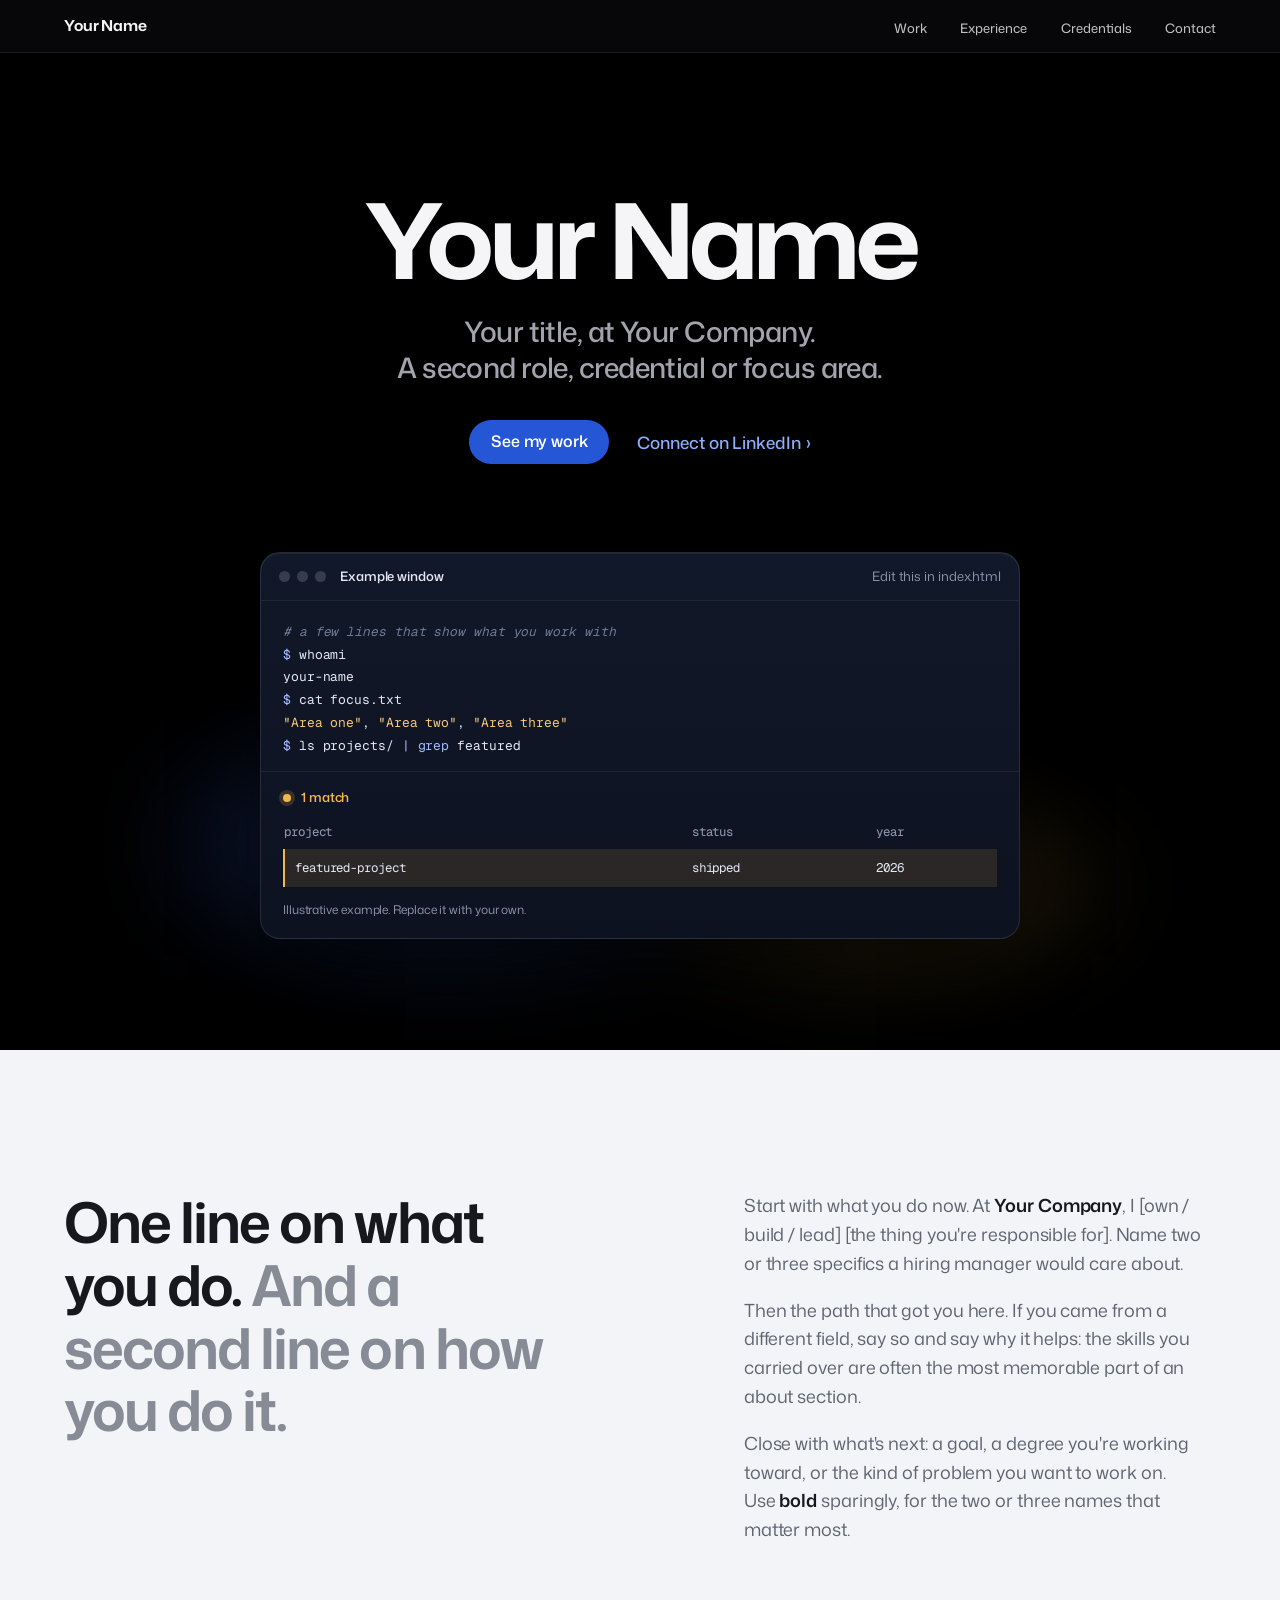
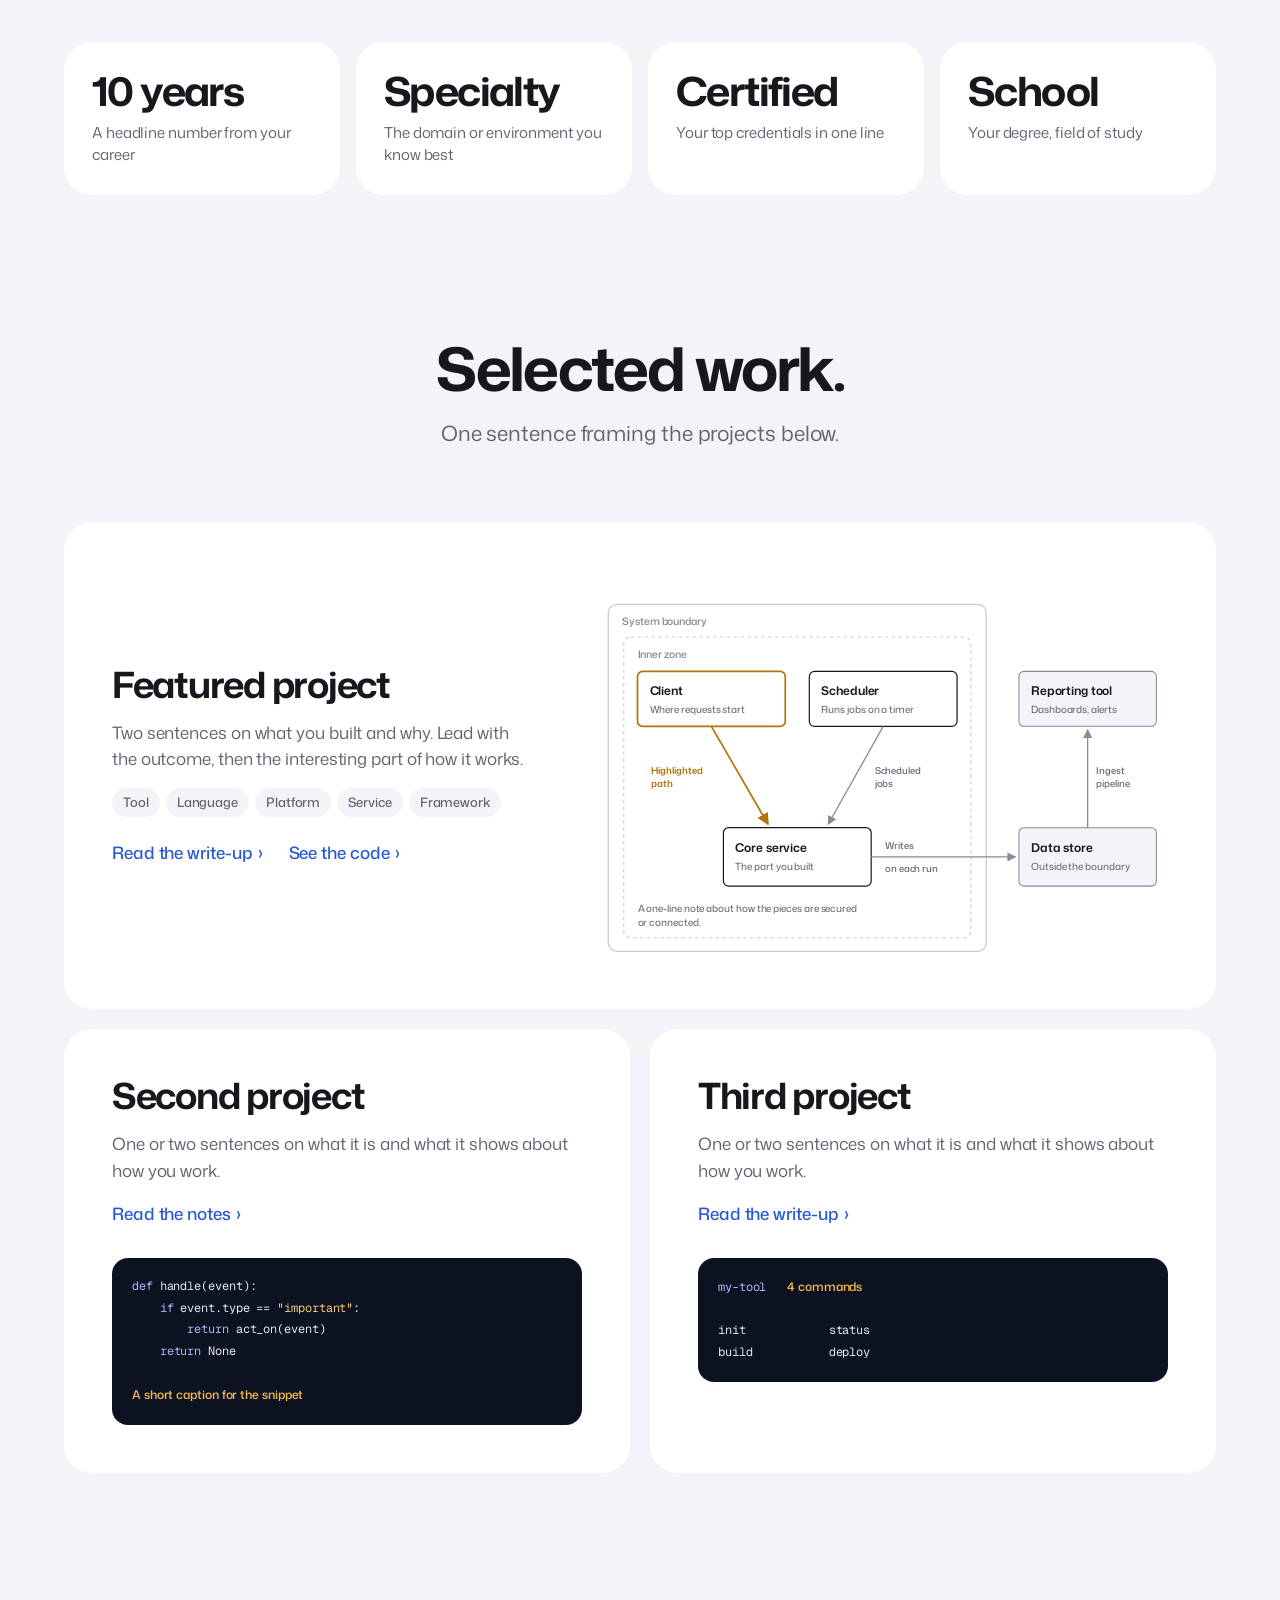
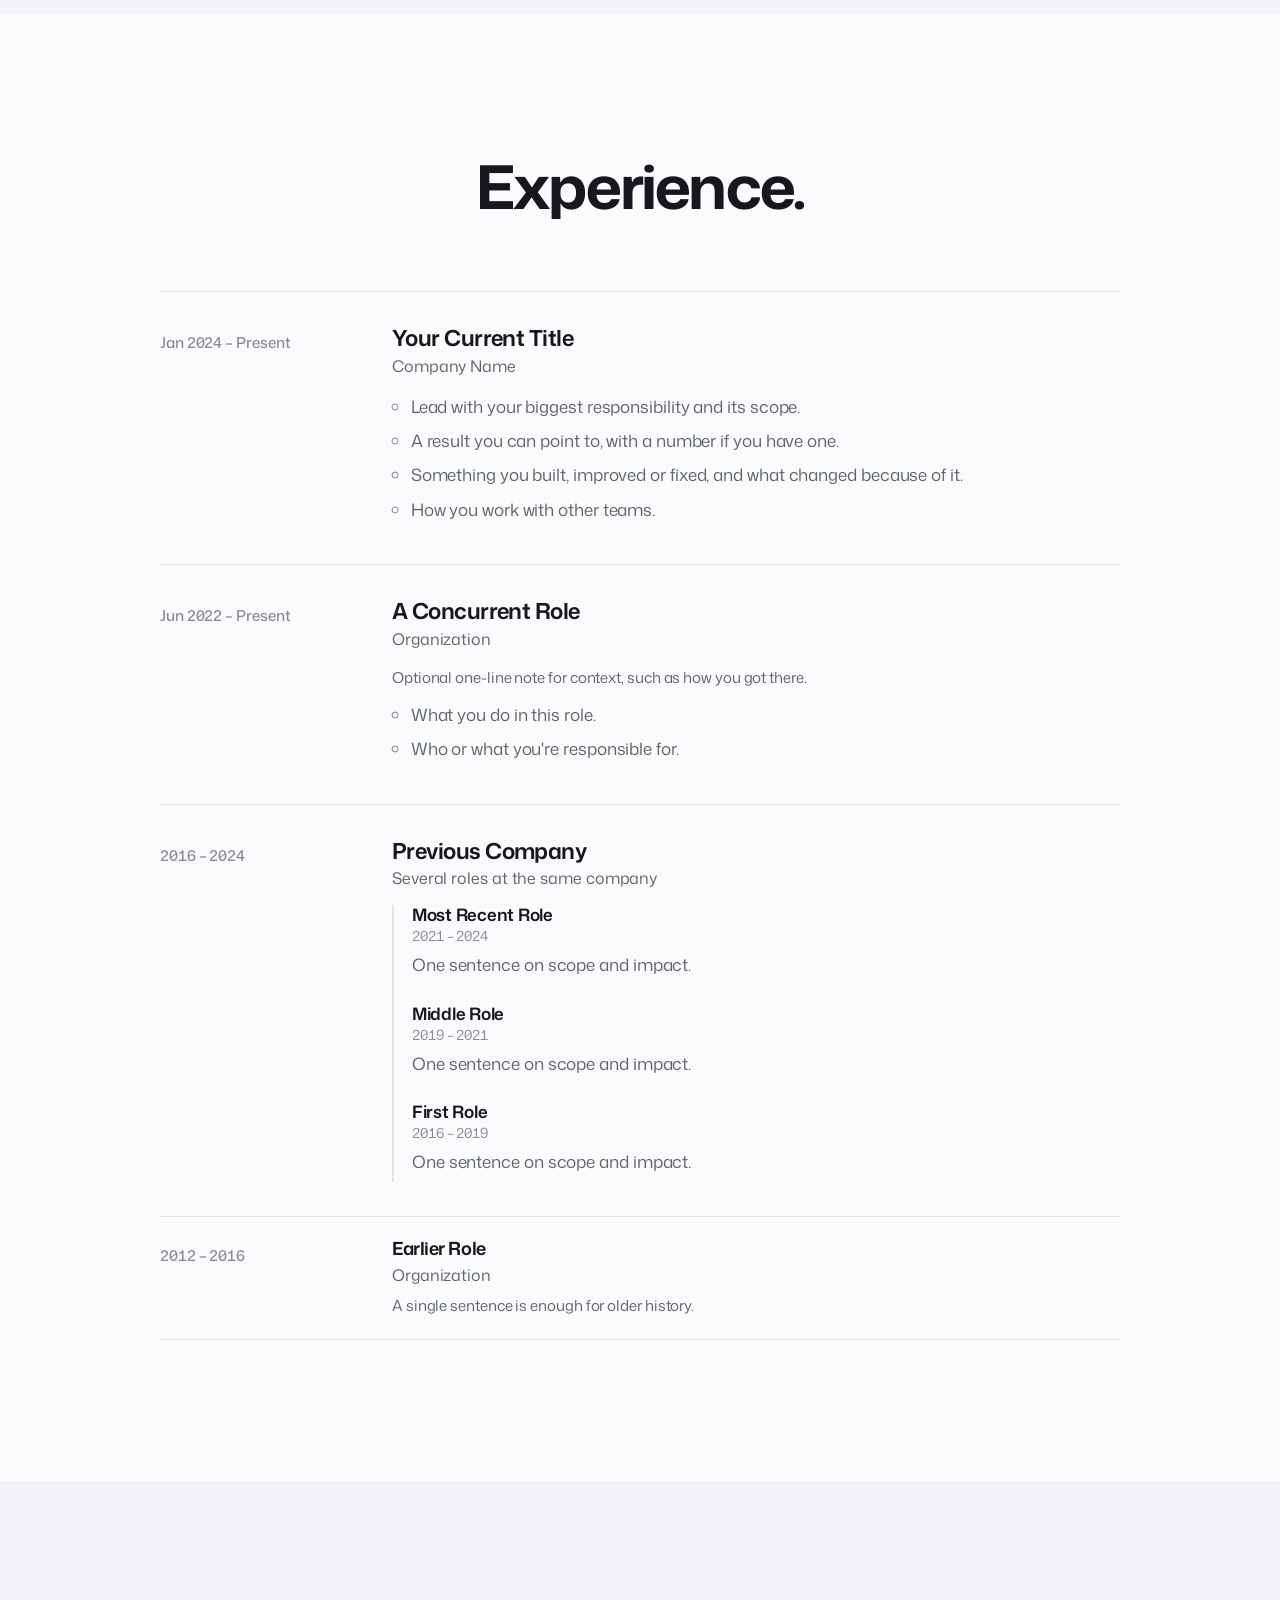
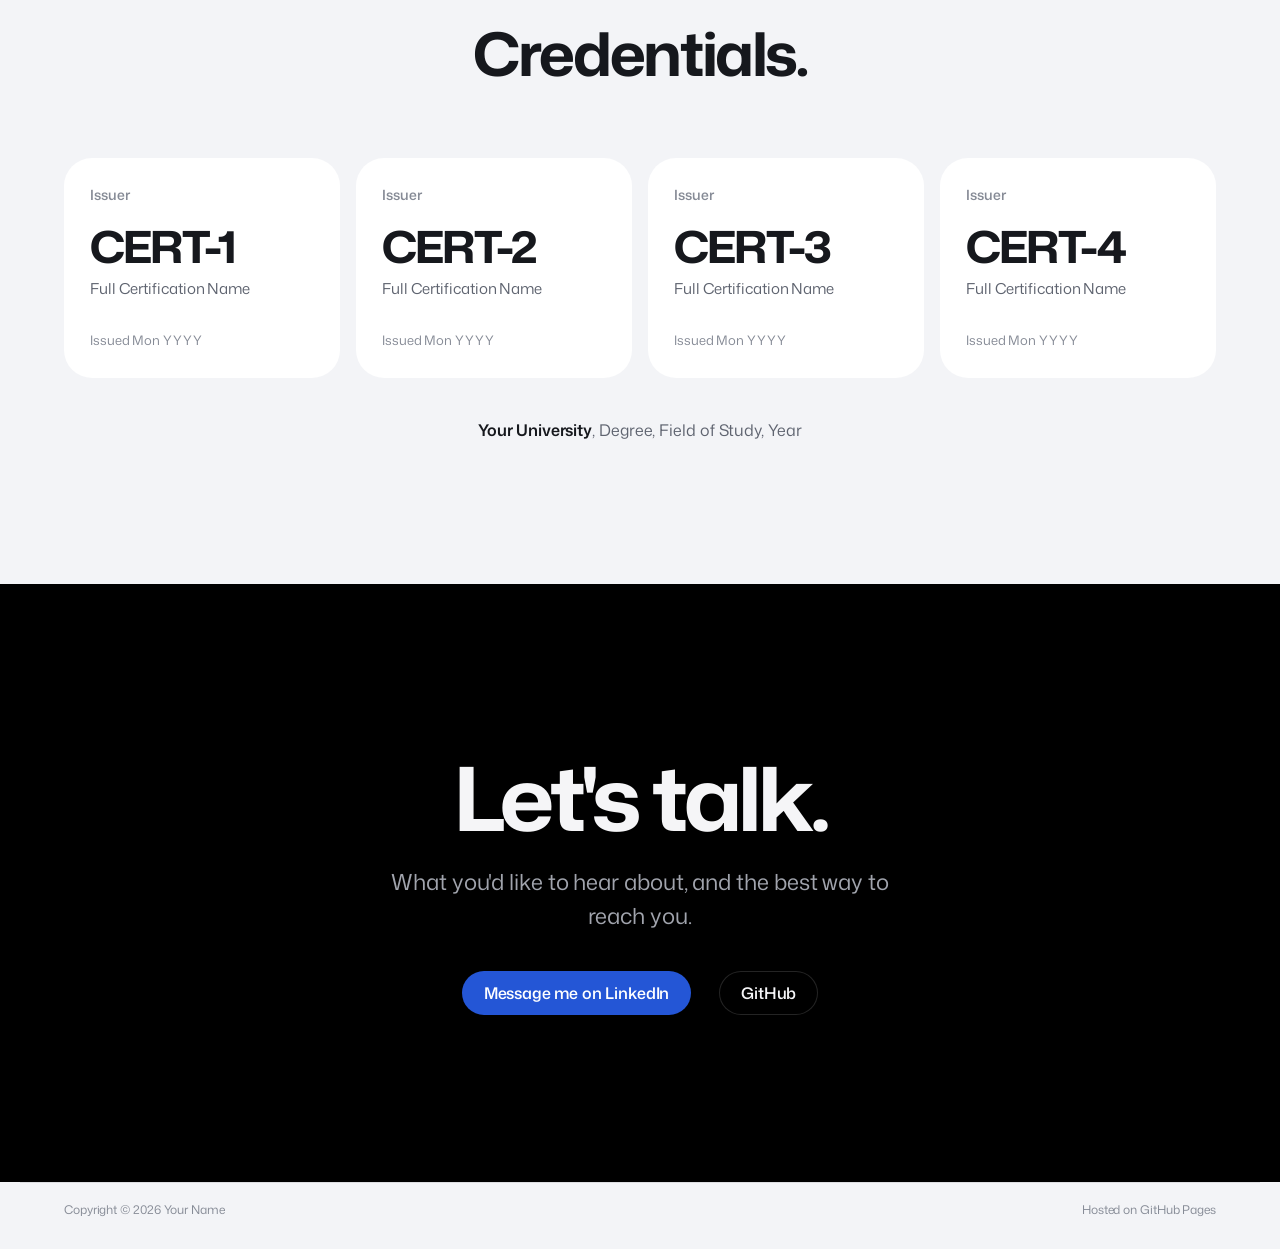
<file: index.html>
<!doctype html>
<html lang="en">
<head>
  <meta charset="utf-8">
  <meta name="viewport" content="width=device-width, initial-scale=1">
  <!-- EDIT: page title, description and the URLs below. Search for "EDIT" to find every spot. -->
  <title>Your Name, your title</title>
  <meta name="description" content="Your Name is a [your title] at [Company]. One sentence on what you do and who you do it for.">
  <link rel="canonical" href="https://example.com/">
  <meta property="og:type" content="website">
  <meta property="og:title" content="Your Name, your title">
  <meta property="og:description" content="One sentence on what you do and who you do it for.">
  <meta property="og:url" content="https://example.com/">
  <!-- EDIT: add a 1200x630 share image at images/og.png, then uncomment the next line -->
  <!-- <meta property="og:image" content="https://example.com/images/og.png"> -->
  <meta name="twitter:card" content="summary_large_image">
  <meta name="theme-color" content="#000000">
  <link rel="icon" href="favicon.svg" type="image/svg+xml">
  <link rel="preload" href="assets/fonts/mona-sans-latin-wdth-normal.woff2" as="font" type="font/woff2" crossorigin>
  <link rel="stylesheet" href="assets/css/site.css">
  <script>document.documentElement.classList.add("js")</script>
</head>
<body>
  <a class="skip" href="#main">Skip to content</a>

  <header class="masthead">
    <div class="wrap-wide">
      <a class="wordmark" href="./">Your Name</a>
      <nav class="site-nav" aria-label="Primary">
        <ul>
          <li><a href="#work">Work</a></li>
          <li class="opt"><a href="#experience">Experience</a></li>
          <li class="opt"><a href="#credentials">Credentials</a></li>
          <li><a href="#contact">Contact</a></li>
        </ul>
      </nav>
    </div>
  </header>

  <main id="main">
    <!-- ============ HERO ============ -->
    <section class="hero" aria-labelledby="hero-title">
      <div class="wrap">
        <h1 class="hero-name" id="hero-title">Your Name</h1>
        <p class="hero-role">Your title, at Your Company. <br>A second role, credential or focus area.</p>
        <div class="hero-links">
          <a class="pill" href="#work">See my work</a>
          <a class="chev" href="https://www.linkedin.com/">Connect on LinkedIn</a>
        </div>

        <!-- The hero "console": a code window that animates in line by line.
             Swap the lines for something from your field (a query, a command, a config),
             or delete the whole .stage-shot block for a text-only hero.
             Each line is <span class="ln" style="--i:N"> where N sets its place in the animation.
             Colour classes: .k keyword, .s string, .c comment. -->
        <div class="stage-shot">
          <figure class="console" aria-label="Example terminal session">
            <div class="console-bar"><span class="dots" aria-hidden="true"><i></i><i></i><i></i></span><strong>Example window</strong><span>Edit this in index.html</span></div>
<pre><code><span class="ln" style="--i:0"><span class="c"># a few lines that show what you work with</span></span><span class="ln" style="--i:1"><span class="k">$</span> whoami</span><span class="ln" style="--i:2">your-name</span><span class="ln" style="--i:3"><span class="k">$</span> cat focus.txt</span><span class="ln" style="--i:4"><span class="s">"Area one"</span>, <span class="s">"Area two"</span>, <span class="s">"Area three"</span></span><span class="ln" style="--i:5"><span class="k">$</span> ls projects/ <span class="k">|</span> <span class="k">grep</span> featured</span></code></pre>
            <div class="console-result">
              <p class="console-status"><span class="dot" aria-hidden="true"></span>1 match</p>
              <table>
                <thead><tr><th scope="col">project</th><th scope="col">status</th><th scope="col">year</th></tr></thead>
                <tbody><tr><td>featured-project</td><td>shipped</td><td>2026</td></tr></tbody>
              </table>
              <p class="console-note">Illustrative example. Replace it with your own.</p>
            </div>
          </figure>
        </div>
      </div>
    </section>

    <!-- ============ ABOUT ============ -->
    <section class="section band" id="about" aria-label="About">
      <div class="wrap-wide">
        <div class="about-grid">
          <!-- Two-tone statement: the plain part is your headline, the <span> part renders lighter. -->
          <p class="statement reveal">One line on what you do. <span>And a second line on how you do it.</span></p>
          <div class="about-copy reveal">
            <p>Start with what you do now. At <strong>Your Company</strong>, I [own / build / lead] [the thing you're responsible for]. Name two or three specifics a hiring manager would care about.</p>
            <p>Then the path that got you here. If you came from a different field, say so and say why it helps: the skills you carried over are often the most memorable part of an about section.</p>
            <p>Close with what's next: a goal, a degree you're working toward, or the kind of problem you want to work on. Use <strong>bold</strong> sparingly, for the two or three names that matter most.</p>
          </div>
        </div>
        <!-- Four highlight tiles. Keep the big text short (one to three words). -->
        <div class="tiles">
          <div class="tile reveal"><span class="big">10 years</span><span class="small">A headline number from your career</span></div>
          <div class="tile reveal"><span class="big">Specialty</span><span class="small">The domain or environment you know best</span></div>
          <div class="tile reveal"><span class="big">Certified</span><span class="small">Your top credentials in one line</span></div>
          <div class="tile reveal"><span class="big">School</span><span class="small">Your degree, field of study</span></div>
        </div>
      </div>
    </section>

    <!-- ============ WORK ============ -->
    <section class="section band work-section" id="work" aria-labelledby="work-title">
      <div class="wrap-wide">
        <div class="kicker-head reveal">
          <h2 id="work-title">Selected work.</h2>
          <p>One sentence framing the projects below.</p>
        </div>

        <div class="bento">
          <!-- Featured project: full width, text on the left, a diagram or image on the right. -->
          <article class="work work-feature reveal">
            <div>
              <h3>Featured project</h3>
              <p>Two sentences on what you built and why. Lead with the outcome, then the interesting part of how it works.</p>
              <ul class="stack" aria-label="Technologies">
                <li>Tool</li><li>Language</li><li>Platform</li><li>Service</li><li>Framework</li>
              </ul>
              <div class="links"><a class="chev" href="project.html">Read the write-up</a><a class="chev" href="https://github.com/">See the code</a></div>
            </div>
            <div class="art-feature diagram-scroll">
              <!-- Diagram classes: .zone / .zone-inner boundaries, .node boxes (.node-ext for outside systems,
                   .node-attack for the highlighted path), .t title, .st subtitle, .edge arrows, .el edge labels.
                   You can also replace this whole SVG with an <img>. -->
              <svg class="diagram" viewBox="0 0 664 456" role="img" aria-labelledby="feat-dt feat-dd" xmlns="http://www.w3.org/2000/svg">
  <title id="feat-dt">Featured project architecture</title>
  <desc id="feat-dd">A client sends requests to a service inside a system boundary. The service reads and writes a data store and sends events to an external reporting tool.</desc>
  <defs>
    <marker id="feat-ah" viewBox="0 0 10 10" refX="9" refY="5" markerWidth="7" markerHeight="7" orient="auto-start-reverse"><path class="ah" d="M0 0 L10 5 L0 10 z"/></marker>
    <marker id="feat-ah-a" viewBox="0 0 10 10" refX="9" refY="5" markerWidth="7" markerHeight="7" orient="auto-start-reverse"><path class="ah-attack" d="M0 0 L10 5 L0 10 z"/></marker>
  </defs>

  <rect class="zone" x="12" y="40" width="440" height="404" rx="10"/>
  <text class="zone-label" x="28" y="64">System boundary</text>
  <rect class="zone-inner" x="30" y="78" width="404" height="350" rx="8"/>
  <text class="zone-label" x="46" y="102">Inner zone</text>

  <rect class="node node-attack" x="46" y="118" width="172" height="64" rx="6"/>
  <text class="t" x="60" y="145">Client</text>
  <text class="st" x="60" y="166">Where requests start</text>

  <rect class="node" x="246" y="118" width="172" height="64" rx="6"/>
  <text class="t" x="260" y="145">Scheduler</text>
  <text class="st" x="260" y="166">Runs jobs on a timer</text>

  <rect class="node" x="146" y="300" width="172" height="68" rx="6"/>
  <text class="t" x="160" y="328">Core service</text>
  <text class="st" x="160" y="349">The part you built</text>

  <path class="edge edge-attack" d="M132 182 L198 296" marker-end="url(#feat-ah-a)"/>
  <text class="el el-attack" x="62" y="238">Highlighted</text>
  <text class="el el-attack" x="62" y="253">path</text>
  <path class="edge" d="M332 182 L268 296" marker-end="url(#feat-ah)"/>
  <text class="el" x="322" y="238">Scheduled</text>
  <text class="el" x="322" y="253">jobs</text>

  <text class="st" x="46" y="398">A one-line note about how the pieces are secured</text>
  <text class="st" x="46" y="414">or connected.</text>

  <rect class="node node-ext" x="490" y="300" width="160" height="68" rx="6"/>
  <text class="t" x="504" y="328">Data store</text>
  <text class="st" x="504" y="349">Outside the boundary</text>

  <path class="edge" d="M318 334 L486 334" marker-end="url(#feat-ah)"/>
  <text class="el" x="334" y="325">Writes</text>
  <text class="el" x="334" y="352">on each run</text>

  <rect class="node node-ext" x="490" y="118" width="160" height="64" rx="6"/>
  <text class="t" x="504" y="145">Reporting tool</text>
  <text class="st" x="504" y="166">Dashboards, alerts</text>

  <path class="edge" d="M570 300 L570 186" marker-end="url(#feat-ah)"/>
  <text class="el" x="580" y="238">Ingest</text>
  <text class="el" x="580" y="253">pipeline</text>
</svg>
            </div>
          </article>

          <!-- Two smaller projects. The .mini-code block is optional art; delete it or swap in an <img>. -->
          <article class="work reveal">
            <h3>Second project</h3>
            <p>One or two sentences on what it is and what it shows about how you work.</p>
            <div class="links"><a class="chev" href="project.html">Read the notes</a></div>
            <div class="art" aria-hidden="true">
<div class="mini-code"><span class="k">def</span> handle(event):
    <span class="k">if</span> event.type == <span class="s">"important"</span>:
        <span class="k">return</span> act_on(event)
    <span class="k">return</span> None

<span class="hit">A short caption for the snippet</span></div>
            </div>
          </article>

          <article class="work reveal">
            <h3>Third project</h3>
            <p>One or two sentences on what it is and what it shows about how you work.</p>
            <div class="links"><a class="chev" href="project.html">Read the write-up</a></div>
            <div class="art" aria-hidden="true">
<div class="mini-code"><span class="k">my-tool</span>   <span class="hit">4 commands</span>

init            status
build           deploy</div>
            </div>
          </article>
        </div>
      </div>
    </section>

    <!-- ============ EXPERIENCE ============ -->
    <section class="section" id="experience" aria-labelledby="exp-title">
      <div class="wrap-wide">
        <div class="kicker-head reveal"><h2 id="exp-title">Experience.</h2></div>
        <!-- Newest first. Three entry styles below: a standard role, a company with several roles (.roles),
             and a one-line "brief" entry for older history. -->
        <ol class="timeline reveal" reversed>
          <li><div class="when">Jan 2024&nbsp;&ndash;&nbsp;Present</div><div><h3>Your Current Title</h3><p class="org">Company Name</p><ul><li>Lead with your biggest responsibility and its scope.</li><li>A result you can point to, with a number if you have one.</li><li>Something you built, improved or fixed, and what changed because of it.</li><li>How you work with other teams.</li></ul></div></li>
          <li><div class="when">Jun 2022&nbsp;&ndash;&nbsp;Present</div><div><h3>A Concurrent Role</h3><p class="org">Organization</p><p class="note">Optional one-line note for context, such as how you got there.</p><ul><li>What you do in this role.</li><li>Who or what you're responsible for.</li></ul></div></li>
          <li><div class="when">2016&nbsp;&ndash;&nbsp;2024</div><div><h3>Previous Company</h3><p class="org">Several roles at the same company</p><ol class="roles"><li><h4>Most Recent Role</h4><span class="role-when">2021&nbsp;&ndash;&nbsp;2024</span><p>One sentence on scope and impact.</p></li><li><h4>Middle Role</h4><span class="role-when">2019&nbsp;&ndash;&nbsp;2021</span><p>One sentence on scope and impact.</p></li><li><h4>First Role</h4><span class="role-when">2016&nbsp;&ndash;&nbsp;2019</span><p>One sentence on scope and impact.</p></li></ol></div></li>
          <li class="brief"><div class="when">2012&nbsp;&ndash;&nbsp;2016</div><div><h3>Earlier Role</h3><p class="org">Organization</p><p class="note">A single sentence is enough for older history.</p></div></li>
        </ol>
      </div>
    </section>

    <!-- ============ CREDENTIALS ============ -->
    <section class="section band" id="credentials" aria-labelledby="cred-title">
      <div class="wrap-wide">
        <div class="kicker-head reveal"><h2 id="cred-title">Credentials.</h2></div>
        <!-- Four cards fit one row on desktop. Newest first. -->
        <div class="cert-grid">
          <article class="cert reveal"><span class="issuer">Issuer</span><h3 class="abbr">CERT-1</h3><span class="name">Full Certification Name</span><span class="issued">Issued Mon YYYY</span></article>
          <article class="cert reveal"><span class="issuer">Issuer</span><h3 class="abbr">CERT-2</h3><span class="name">Full Certification Name</span><span class="issued">Issued Mon YYYY</span></article>
          <article class="cert reveal"><span class="issuer">Issuer</span><h3 class="abbr">CERT-3</h3><span class="name">Full Certification Name</span><span class="issued">Issued Mon YYYY</span></article>
          <article class="cert reveal"><span class="issuer">Issuer</span><h3 class="abbr">CERT-4</h3><span class="name">Full Certification Name</span><span class="issued">Issued Mon YYYY</span></article>
        </div>
        <p class="education reveal"><strong>Your University</strong>, Degree, Field of Study, Year</p>
      </div>
    </section>

    <!-- ============ CONTACT ============ -->
    <section class="contact" id="contact" aria-labelledby="contact-title">
      <div class="wrap">
        <h2 class="reveal" id="contact-title">Let's talk.</h2>
        <p class="reveal">What you'd like to hear about, and the best way to reach you.</p>
        <div class="hero-links reveal">
          <!-- EDIT: your links. For email use href="mailto:you@example.com". -->
          <a class="pill" href="https://www.linkedin.com/">Message me on LinkedIn</a>
          <a class="pill pill-ghost" href="https://github.com/">GitHub</a>
        </div>
      </div>
    </section>
  </main>

  <footer class="site-footer">
    <div class="wrap-wide">
      <span>Copyright &copy; 2026 Your Name</span>
      <span>Hosted on GitHub Pages</span>
    </div>
  </footer>
  <script src="assets/js/reveal.js" defer></script>
</body>
</html>
</file>
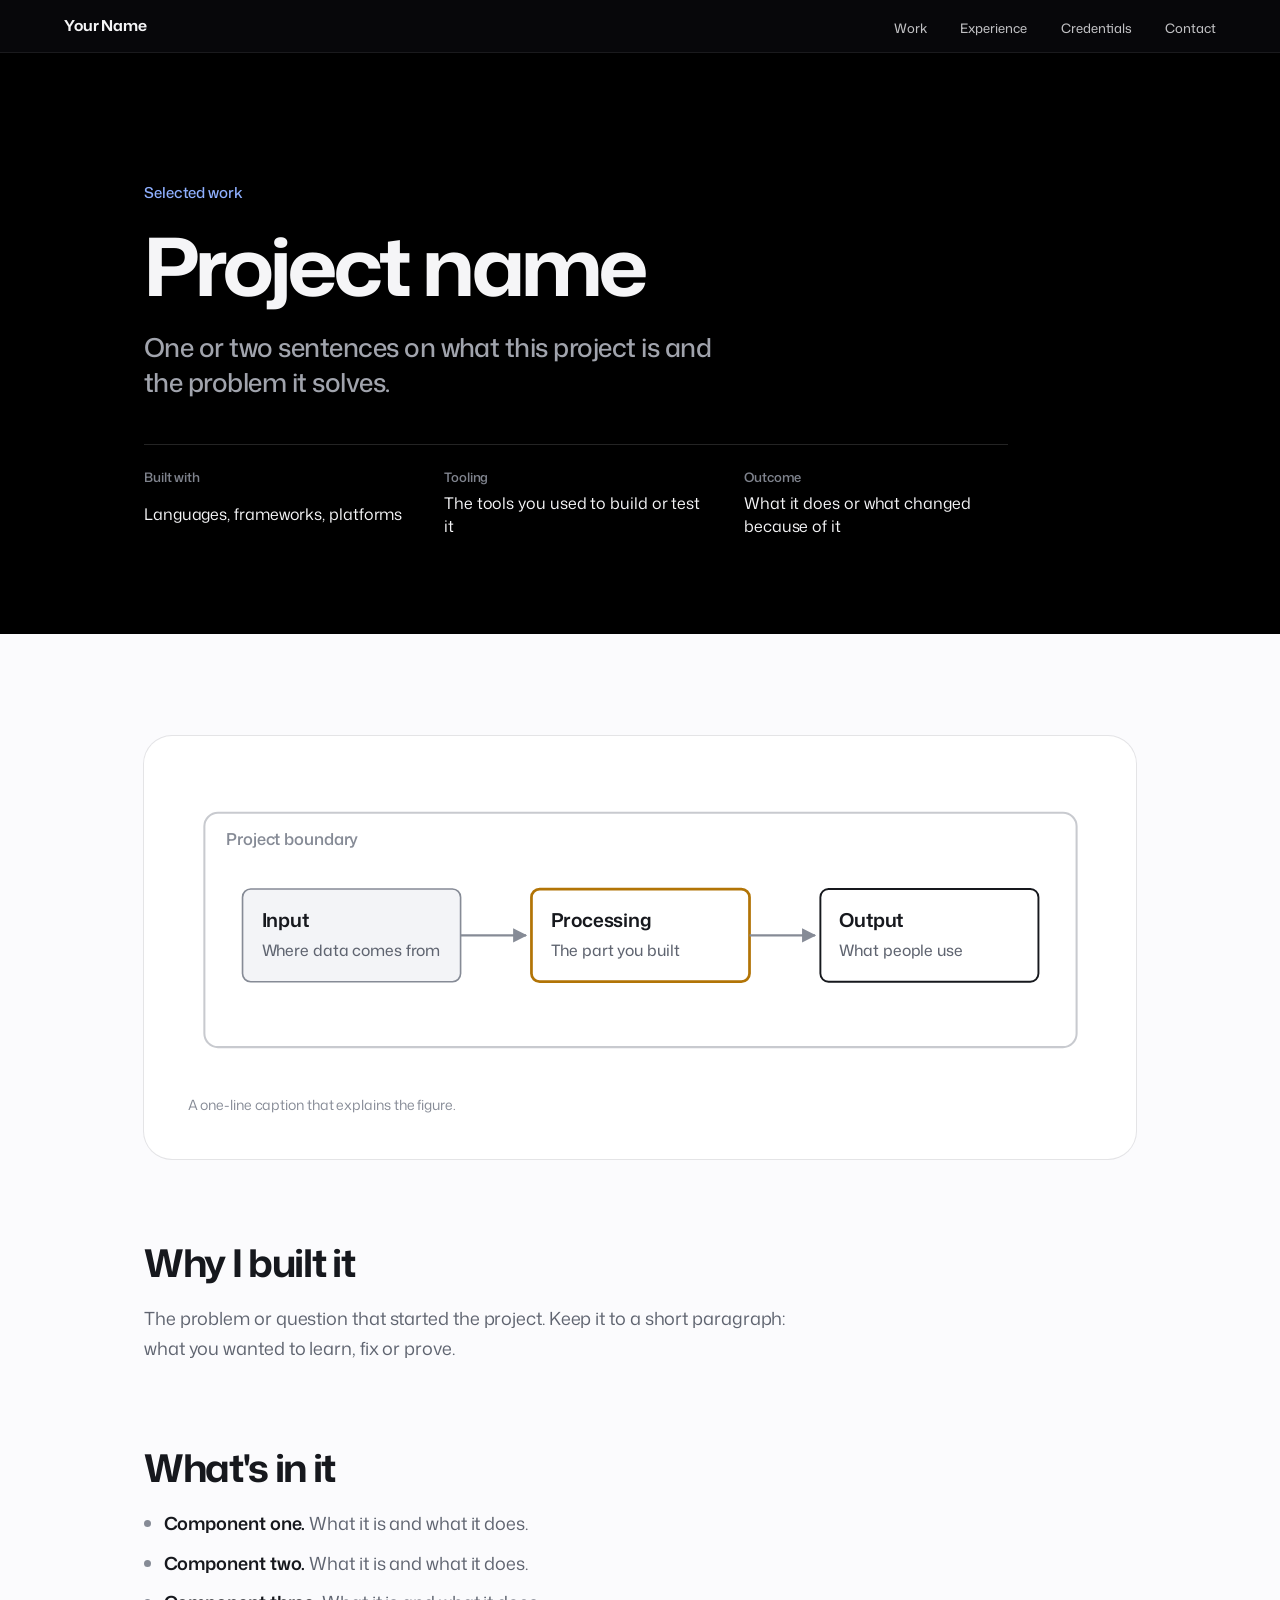
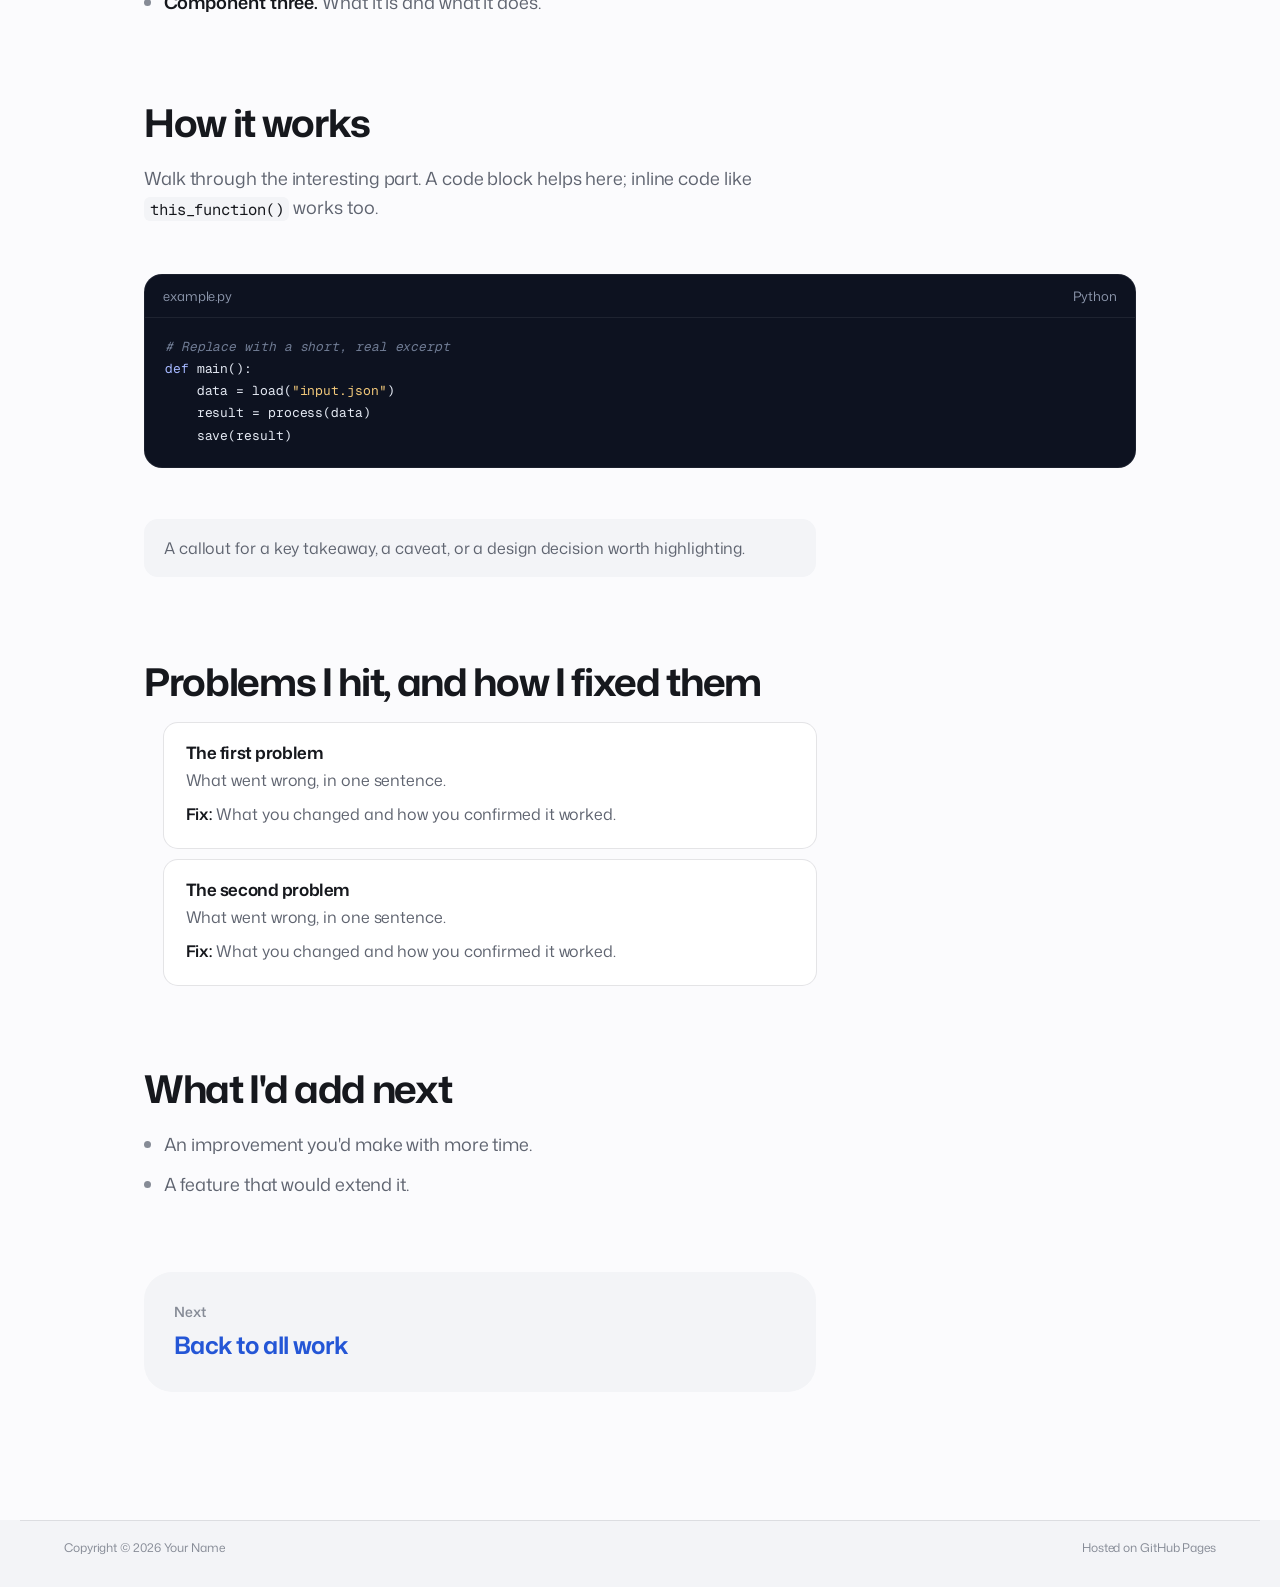
<file: project.html>
<!doctype html>
<html lang="en">
<head>
  <meta charset="utf-8">
  <meta name="viewport" content="width=device-width, initial-scale=1">
  <!-- Copy this file once per project (e.g. my-project.html) and link to it from the Work section. -->
  <title>Project name | Your Name</title>
  <meta name="description" content="One sentence describing this project.">
  <link rel="canonical" href="https://example.com/project.html">
  <meta property="og:type" content="article">
  <meta property="og:title" content="Project name">
  <meta property="og:description" content="One sentence describing this project.">
  <meta property="og:url" content="https://example.com/project.html">
  <!-- <meta property="og:image" content="https://example.com/images/og.png"> -->
  <meta name="twitter:card" content="summary_large_image">
  <meta name="theme-color" content="#000000">
  <link rel="icon" href="favicon.svg" type="image/svg+xml">
  <link rel="preload" href="assets/fonts/mona-sans-latin-wdth-normal.woff2" as="font" type="font/woff2" crossorigin>
  <link rel="stylesheet" href="assets/css/site.css">
</head>
<body>
  <a class="skip" href="#main">Skip to content</a>

  <header class="masthead">
    <div class="wrap-wide">
      <a class="wordmark" href="./">Your Name</a>
      <nav class="site-nav" aria-label="Primary">
        <ul>
          <li><a href="./#work">Work</a></li>
          <li class="opt"><a href="./#experience">Experience</a></li>
          <li class="opt"><a href="./#credentials">Credentials</a></li>
          <li><a href="./#contact">Contact</a></li>
        </ul>
      </nav>
    </div>
  </header>
  <main id="main">
    <header class="cs-head">
      <div class="wrap">
        <p class="crumb"><a href="./#work">Selected work</a></p>
        <h1>Project name</h1>
        <p class="lede">One or two sentences on what this project is and the problem it solves.</p>
        <!-- Three quick facts. Change the labels to whatever fits the project. -->
        <dl class="cs-facts">
          <div><dt>Built with</dt><dd>Languages, frameworks, platforms</dd></div>
          <div><dt>Tooling</dt><dd>The tools you used to build or test it</dd></div>
          <div><dt>Outcome</dt><dd>What it does or what changed because of it</dd></div>
        </dl>
      </div>
    </header>

    <article class="prose">
      <div class="wrap">
        <!-- Optional figure. Put an SVG diagram (see index.html for the classes) or an <img> inside. -->
        <figure class="panel">
          <div class="diagram-scroll">
            <svg class="diagram" viewBox="0 0 664 220" role="img" aria-labelledby="proj-dt proj-dd" xmlns="http://www.w3.org/2000/svg">
  <title id="proj-dt">Project flow</title>
  <desc id="proj-dd">Input flows into a processing step, which produces an output.</desc>
  <defs>
    <marker id="proj-ah" viewBox="0 0 10 10" refX="9" refY="5" markerWidth="7" markerHeight="7" orient="auto-start-reverse"><path class="ah" d="M0 0 L10 5 L0 10 z"/></marker>
  </defs>
  <rect class="zone" x="12" y="24" width="640" height="172" rx="10"/>
  <text class="zone-label" x="28" y="48">Project boundary</text>

  <rect class="node node-ext" x="40" y="80" width="160" height="68" rx="6"/>
  <text class="t" x="54" y="108">Input</text>
  <text class="st" x="54" y="129">Where data comes from</text>

  <rect class="node node-attack" x="252" y="80" width="160" height="68" rx="6"/>
  <text class="t" x="266" y="108">Processing</text>
  <text class="st" x="266" y="129">The part you built</text>

  <rect class="node" x="464" y="80" width="160" height="68" rx="6"/>
  <text class="t" x="478" y="108">Output</text>
  <text class="st" x="478" y="129">What people use</text>

  <path class="edge" d="M200 114 L248 114" marker-end="url(#proj-ah)"/>
  <path class="edge" d="M412 114 L460 114" marker-end="url(#proj-ah)"/>
</svg>
          </div>
          <figcaption>A one-line caption that explains the figure.</figcaption>
        </figure>

        <h2>Why I built it</h2>
        <p>The problem or question that started the project. Keep it to a short paragraph: what you wanted to learn, fix or prove.</p>

        <h2>What's in it</h2>
        <ul>
          <li><strong>Component one.</strong> What it is and what it does.</li>
          <li><strong>Component two.</strong> What it is and what it does.</li>
          <li><strong>Component three.</strong> What it is and what it does.</li>
        </ul>

        <h2>How it works</h2>
        <p>Walk through the interesting part. A code block helps here; inline code like <code>this_function()</code> works too.</p>
        <figure class="code">
          <div class="code-head"><span>example.py</span><span>Python</span></div>
<pre><code><span class="c"># Replace with a short, real excerpt</span>
<span class="k">def</span> main():
    data = load(<span class="s">"input.json"</span>)
    result = process(data)
    save(result)</code></pre>
        </figure>

        <p class="callout">A callout for a key takeaway, a caveat, or a design decision worth highlighting.</p>

        <h2>Problems I hit, and how I fixed them</h2>
        <ul class="pairs">
          <li>
            <h3>The first problem</h3>
            <p>What went wrong, in one sentence.</p>
            <p class="fix"><strong>Fix:</strong> What you changed and how you confirmed it worked.</p>
          </li>
          <li>
            <h3>The second problem</h3>
            <p>What went wrong, in one sentence.</p>
            <p class="fix"><strong>Fix:</strong> What you changed and how you confirmed it worked.</p>
          </li>
        </ul>

        <h2>What I'd add next</h2>
        <ul>
          <li>An improvement you'd make with more time.</li>
          <li>A feature that would extend it.</li>
        </ul>

        <div class="next-up">
          <p>Next</p>
          <a href="./#work">Back to all work</a>
        </div>
      </div>
    </article>
  </main>
  <footer class="site-footer">
    <div class="wrap-wide">
      <span>Copyright &copy; 2026 Your Name</span>
      <span>Hosted on GitHub Pages</span>
    </div>
  </footer>
</body>
</html>
</file>
<file: assets/css/site.css>
/* ==========================================================================
   Portfolio template
   One typeface (Mona Sans), quiet neutrals, black stages for the big moments.
   Change the look from the design tokens in :root below.
   ========================================================================== */

/* Self-hosted variable fonts (SIL Open Font License, see assets/fonts/OFL.txt) */
@font-face {
  font-family: "Mona Sans";
  src: url("../fonts/mona-sans-latin-wdth-normal.woff2") format("woff2-variations"),
       url("../fonts/mona-sans-latin-wdth-normal.woff2") format("woff2");
  font-weight: 200 900;
  font-stretch: 75% 125%;
  font-style: normal;
  font-display: swap;
}
@font-face {
  font-family: "Geist Mono";
  src: url("../fonts/geist-mono-latin-wght-normal.woff2") format("woff2-variations"),
       url("../fonts/geist-mono-latin-wght-normal.woff2") format("woff2");
  font-weight: 100 900;
  font-style: normal;
  font-display: swap;
}

:root {
  --page: #fbfbfd;
  --band: #f3f4f7;
  --tile: #ffffff;
  --ink: #16181d;
  --ink-2: #5f6470;
  --ink-3: #868b96;
  --hairline: rgba(20, 24, 33, 0.1);
  --accent: #2456d6;
  --accent-hover: #1a44b3;
  --signal: #b27406;
  --signal-soft: #fff1d2;

  /* the black stage used by the hero and contact */
  --stage: #000000;
  --stage-ink: #f5f5f7;
  --stage-ink-2: #a1a4ad;
  --stage-hairline: rgba(255, 255, 255, 0.14);

  /* console / code surfaces */
  --console: #0d1220;
  --console-2: #151c2e;
  --console-ink: #e3e8f2;
  --console-dim: #8b95aa;
  --console-key: #a5b8ff;
  --console-str: #f3c97a;
  --console-com: #6f7b93;
  --amber: #f2b84b;

  --font: "Mona Sans", -apple-system, BlinkMacSystemFont, "Segoe UI", Helvetica, Arial, sans-serif;
  --mono: "Geist Mono", ui-monospace, SFMono-Regular, Menlo, Consolas, monospace;

  --wrap: 1080px;
  --wrap-wide: 1240px;
  --gutter: clamp(18px, 4vw, 44px);
  --radius-tile: 28px;
  --radius-sm: 14px;
  --ease: cubic-bezier(0.22, 0.8, 0.24, 1);
  color-scheme: light;
}

@media (prefers-color-scheme: dark) {
  :root:not([data-theme="light"]) {
    --page: #000000;
    --band: #0b0c0f;
    --tile: #15171c;
    --ink: #f5f5f7;
    --ink-2: #a1a4ad;
    --ink-3: #7d818c;
    --hairline: rgba(255, 255, 255, 0.12);
    --accent: #7ea2ff;
    --accent-hover: #a3bdff;
    --signal: #f2b84b;
    --signal-soft: #2b2312;
    color-scheme: dark;
  }
}
:root[data-theme="dark"] {
  --page: #000000;
  --band: #0b0c0f;
  --tile: #15171c;
  --ink: #f5f5f7;
  --ink-2: #a1a4ad;
  --ink-3: #7d818c;
  --hairline: rgba(255, 255, 255, 0.12);
  --accent: #7ea2ff;
  --accent-hover: #a3bdff;
  --signal: #f2b84b;
  --signal-soft: #2b2312;
  color-scheme: dark;
}

/* ---------- base ---------- */

*, *::before, *::after { box-sizing: border-box; }
html { -webkit-text-size-adjust: 100%; text-size-adjust: 100%; scroll-behavior: smooth; scroll-padding-top: 64px; }
@media (prefers-reduced-motion: reduce) { html { scroll-behavior: auto; } }

body {
  margin: 0;
  background: var(--page);
  color: var(--ink);
  font-family: var(--font);
  font-size: 1.0625rem;
  line-height: 1.55;
  letter-spacing: -0.005em;
  -webkit-font-smoothing: antialiased;
  -moz-osx-font-smoothing: grayscale;
  text-rendering: optimizeLegibility;
}

img, svg { max-width: 100%; height: auto; display: block; }

a { color: var(--accent); text-decoration: none; }
a:hover { color: var(--accent-hover); text-decoration: underline; text-underline-offset: 0.2em; }

:focus-visible { outline: 2px solid var(--accent); outline-offset: 3px; border-radius: 6px; }

h1, h2, h3, h4 { margin: 0; font-weight: 650; letter-spacing: -0.025em; line-height: 1.08; color: inherit; }
p { margin: 0 0 1em; text-wrap: pretty; }

.skip {
  position: absolute; left: 12px; top: -60px; z-index: 100;
  background: var(--ink); color: var(--page);
  padding: 8px 14px; border-radius: 8px; font-size: 0.875rem;
}
.skip:focus { top: 12px; }

.wrap { max-width: var(--wrap); margin: 0 auto; padding: 0 var(--gutter); }
.wrap-wide { max-width: var(--wrap-wide); margin: 0 auto; padding: 0 var(--gutter); }

/* chevron link, the one recurring call to action */
.chev { font-weight: 500; white-space: nowrap; }
.chev::after { content: "\203A"; display: inline-block; margin-left: 0.3em; transition: transform 200ms var(--ease); }
.chev:hover { text-decoration: underline; }
.chev:hover::after { transform: translateX(2px); }

.pill {
  display: inline-flex; align-items: center; justify-content: center;
  min-height: 44px; padding: 0 22px; border-radius: 999px;
  background: var(--accent); color: #fff;
  font-size: 1rem; font-weight: 550; letter-spacing: -0.01em;
  transition: background-color 200ms var(--ease);
}
.pill:hover { background: var(--accent-hover); color: #fff; text-decoration: none; }
.pill-ghost { background: transparent; color: var(--stage-ink); box-shadow: inset 0 0 0 1px var(--stage-hairline); }
.pill-ghost:hover { background: rgba(255, 255, 255, 0.08); color: var(--stage-ink); }

/* ---------- global nav: dark glass, always ---------- */

.masthead {
  position: sticky; top: env(safe-area-inset-top, 0px); z-index: 50;
  background: rgba(10, 11, 14, 0.72);
  -webkit-backdrop-filter: saturate(180%) blur(20px);
  backdrop-filter: saturate(180%) blur(20px);
  border-bottom: 1px solid rgba(255, 255, 255, 0.08);
  margin-bottom: -53px; /* float over the black stage below */
}
@supports not ((backdrop-filter: blur(1px)) or (-webkit-backdrop-filter: blur(1px))) {
  .masthead { background: rgba(10, 11, 14, 0.96); }
}
.masthead .wrap-wide { display: flex; align-items: center; justify-content: space-between; gap: 24px; height: 52px; }
.wordmark { color: #f5f5f7; font-size: 0.9375rem; font-weight: 650; letter-spacing: -0.01em; font-stretch: 108%; white-space: nowrap; }
.wordmark:hover { color: #fff; text-decoration: none; }
.site-nav ul { list-style: none; display: flex; gap: clamp(16px, 2.6vw, 34px); margin: 0; padding: 0; }
.site-nav a { color: rgba(245, 245, 247, 0.78); font-size: 0.8125rem; font-weight: 450; letter-spacing: 0; }
.site-nav a:hover, .site-nav a[aria-current="page"] { color: #fff; text-decoration: none; }
@media (max-width: 640px) { .site-nav .opt { display: none; } }

/* ---------- hero stage ---------- */

.hero {
  background: var(--stage);
  color: var(--stage-ink);
  text-align: center;
  padding: calc(53px + clamp(72px, 12vw, 136px)) 0 clamp(64px, 9vw, 112px);
  overflow: hidden;
  position: relative;
}
.hero-name {
  font-size: clamp(3rem, 9vw, 6.5rem);
  font-weight: 680;
  font-stretch: 112%;
  letter-spacing: -0.045em;
  line-height: 0.98;
}
.hero-role {
  font-size: clamp(1.1875rem, 2.4vw, 1.75rem);
  font-weight: 520;
  letter-spacing: -0.02em;
  line-height: 1.3;
  color: var(--stage-ink-2);
  max-width: 44ch;
  margin: 22px auto 0;
}
.hero-links { display: flex; flex-wrap: wrap; justify-content: center; align-items: center; gap: 14px 28px; margin-top: 34px; }
.hero-links .chev { color: #8fb0ff; font-size: 1.0625rem; }

.stage-shot { position: relative; max-width: 760px; margin: clamp(56px, 8vw, 88px) auto 0; text-align: left; }
.stage-shot::before {
  content: ""; position: absolute; inset: 12% -14% -18%; z-index: 0; pointer-events: none;
  background:
    radial-gradient(50% 55% at 30% 60%, rgba(64, 110, 255, 0.34), transparent 70%),
    radial-gradient(40% 45% at 75% 70%, rgba(242, 184, 75, 0.2), transparent 70%);
  filter: blur(36px);
}

/* ---------- detection console ---------- */

.console {
  position: relative; z-index: 1;
  margin: 0;
  background: linear-gradient(180deg, #111829 0%, var(--console) 100%);
  color: var(--console-ink);
  border-radius: 20px;
  border: 1px solid rgba(255, 255, 255, 0.1);
  box-shadow: 0 1px 0 rgba(255, 255, 255, 0.06) inset, 0 40px 80px -24px rgba(0, 0, 0, 0.8);
  font-family: var(--mono);
  font-size: 0.8125rem;
  line-height: 1.75;
  overflow: hidden;
}
.console-bar {
  display: flex; align-items: center; gap: 14px;
  padding: 12px 18px;
  border-bottom: 1px solid rgba(255, 255, 255, 0.07);
  font-family: var(--font); font-size: 0.8125rem; color: var(--console-dim);
}
.console-bar .dots { display: flex; gap: 7px; }
.console-bar .dots i { width: 11px; height: 11px; border-radius: 50%; background: rgba(255, 255, 255, 0.16); }
.console-bar strong { color: var(--console-ink); font-weight: 550; }
.console-bar span:last-child { margin-left: auto; }
.console pre { margin: 0; padding: 20px 22px 14px; white-space: pre; overflow-x: auto; font: inherit; }
.console .k { color: var(--console-key); }
.console .s { color: var(--console-str); }
.console .c { color: var(--console-com); font-style: italic; }
.console .ln { display: block; }
.console-result { border-top: 1px solid rgba(255, 255, 255, 0.07); padding: 14px 22px 18px; }
.console-status { font-family: var(--font); font-size: 0.8125rem; font-weight: 550; color: var(--amber); margin: 0 0 10px; display: flex; gap: 10px; align-items: center; }
.console-status .dot { width: 8px; height: 8px; border-radius: 50%; background: var(--amber); box-shadow: 0 0 0 4px rgba(242, 184, 75, 0.18); }
.console table { width: 100%; border-collapse: collapse; font-size: 0.78rem; }
.console th { text-align: left; font-weight: 450; color: var(--console-dim); padding: 2px 12px 6px 0; }
.console td { padding: 8px 12px 8px 0; white-space: nowrap; }
.console tbody tr { background: rgba(242, 184, 75, 0.12); }
.console tbody td:first-child { padding-left: 10px; border-left: 2px solid var(--amber); border-radius: 2px 0 0 2px; }
.console-note { font-family: var(--font); font-size: 0.75rem; color: var(--console-dim); margin: 12px 0 0; }
.console pre code, .code pre code { background: none; border: 0; padding: 0; border-radius: 0; font: inherit; color: inherit; }

@media (max-width: 480px) {
  .console { font-size: 0.6875rem; border-radius: 16px; }
  .console pre { padding: 16px 14px 10px; }
  .console-result { padding: 12px 14px 14px; }
  .console-bar span:last-child { display: none; }
}

/* the hero's one orchestrated moment: shot rises, query lands, a match surfaces */
@media (prefers-reduced-motion: no-preference) {
  .stage-shot { animation: rise 1100ms var(--ease) 150ms both; }
  .console .ln { opacity: 0; animation: ln-in 280ms ease-out forwards; animation-delay: calc(700ms + var(--i, 0) * 110ms); }
  .console-result { opacity: 0; animation: ln-in 320ms ease-out 1950ms forwards; }
  .console tbody tr { animation: flag 1400ms ease-out 2150ms both; }
  @keyframes rise { from { opacity: 0; transform: translateY(40px) scale(0.98); } to { opacity: 1; transform: none; } }
  @keyframes ln-in { from { opacity: 0; transform: translateY(3px); } to { opacity: 1; transform: none; } }
  @keyframes flag { 0% { background: rgba(242, 184, 75, 0); } 35% { background: rgba(242, 184, 75, 0.36); } 100% { background: rgba(242, 184, 75, 0.12); } }
}

/* ---------- scroll reveal (only when JS has marked the page) ---------- */

@media (prefers-reduced-motion: no-preference) {
  .js .reveal { opacity: 0; transform: translateY(28px); transition: opacity 900ms var(--ease), transform 900ms var(--ease); }
  .js .reveal.in { opacity: 1; transform: none; }
}

/* ---------- sections ---------- */

.section { padding: clamp(80px, 11vw, 144px) 0; }
.band { background: var(--band); }
.band + .band { padding-top: 0; }
.visually-hidden { position: absolute; width: 1px; height: 1px; overflow: hidden; clip: rect(0 0 0 0); white-space: nowrap; }

.kicker-head { text-align: center; margin: 0 auto clamp(44px, 6vw, 72px); max-width: 46rem; }
.kicker-head h2 { font-size: clamp(2.25rem, 5.4vw, 3.75rem); font-weight: 680; font-stretch: 106%; letter-spacing: -0.04em; }
.kicker-head p { color: var(--ink-2); font-size: clamp(1.0625rem, 1.8vw, 1.3125rem); margin: 16px auto 0; max-width: 36rem; }

/* statement: two-tone, Apple-style */
.statement { font-size: clamp(2rem, 4.8vw, 3.5rem); font-weight: 650; letter-spacing: -0.035em; line-height: 1.12; max-width: 14ch; margin: 0; }
.statement span { color: var(--ink-3); }

.about-grid { display: grid; grid-template-columns: minmax(0, 1.25fr) minmax(0, 1fr); gap: clamp(40px, 7vw, 96px); align-items: start; }
.about-copy p { color: var(--ink-2); font-size: 1.125rem; line-height: 1.6; max-width: 58ch; }
.about-copy p strong { color: var(--ink); font-weight: 600; }
@media (max-width: 860px) { .about-grid { grid-template-columns: minmax(0, 1fr); } }

/* highlight tiles */
.tiles { display: grid; grid-template-columns: repeat(4, minmax(0, 1fr)); gap: 16px; margin-top: clamp(48px, 7vw, 80px); }
.tile { background: var(--tile); border-radius: var(--radius-tile); padding: 28px 28px 30px; }
.tile .big { display: block; font-size: clamp(1.875rem, 3.2vw, 2.5rem); font-weight: 680; font-stretch: 108%; letter-spacing: -0.04em; line-height: 1.05; margin-bottom: 10px; }
.tile .small { display: block; color: var(--ink-2); font-size: 0.9375rem; line-height: 1.45; }
@media (max-width: 960px) { .tiles { grid-template-columns: repeat(2, minmax(0, 1fr)); } }
@media (max-width: 600px) {
  .tiles { gap: 12px; }
  .tile { padding: 20px 18px 22px; border-radius: 22px; }
  .tile .big { font-size: 1.5rem; }
  .tile .small { font-size: 0.875rem; }
  .hero-role { font-size: 1.125rem; }
  .hero-role br { display: none; }
  .mini-code { font-size: 0.6875rem; padding: 14px 16px; }
}
@media (max-width: 340px) { .tiles { grid-template-columns: minmax(0, 1fr); } }

/* work bento */
.bento { display: grid; grid-template-columns: repeat(2, minmax(0, 1fr)); gap: 20px; }
.work {
  background: var(--tile); border-radius: var(--radius-tile);
  padding: clamp(28px, 4vw, 48px);
  display: flex; flex-direction: column;
  overflow: hidden;
}
.work-feature { grid-column: 1 / -1; display: grid; grid-template-columns: minmax(0, 0.85fr) minmax(0, 1.15fr); gap: clamp(28px, 5vw, 64px); align-items: center; }
.work h3 { font-size: clamp(1.625rem, 3vw, 2.25rem); font-weight: 670; font-stretch: 106%; letter-spacing: -0.035em; margin-bottom: 14px; }
.work p { color: var(--ink-2); font-size: 1.0625rem; max-width: 46ch; }
.work .links { display: flex; flex-wrap: wrap; gap: 8px 26px; font-size: 1.0625rem; }
.work .art { margin-top: 32px; }
.stack { list-style: none; display: flex; flex-wrap: wrap; gap: 6px; margin: 4px 0 22px; padding: 0; }
.stack li { font-size: 0.8125rem; font-weight: 500; color: var(--ink-2); background: var(--band); border-radius: 999px; padding: 4px 11px; }
@media (max-width: 860px) {
  .bento { grid-template-columns: minmax(0, 1fr); }
  .work-feature { grid-template-columns: minmax(0, 1fr); }
  .work-feature .art-feature { order: -1; }
}

/* mini art for the two smaller tiles */
.mini-code {
  background: var(--console); color: var(--console-ink);
  border-radius: 16px; padding: 18px 20px;
  font-family: var(--mono); font-size: 0.75rem; line-height: 1.8;
  white-space: pre; overflow-x: auto;
}
.mini-code .k { color: var(--console-key); }
.mini-code .s { color: var(--console-str); }
.mini-code .hit { color: var(--amber); font-family: var(--font); font-weight: 550; }

/* experience */
.timeline { list-style: none; margin: 0 auto; padding: 0; max-width: 60rem; }
.timeline > li { display: grid; grid-template-columns: 12rem minmax(0, 1fr); gap: 6px 40px; padding: 34px 0; border-top: 1px solid var(--hairline); }
.timeline > li:last-child { border-bottom: 1px solid var(--hairline); }
.when { font-size: 0.9375rem; font-weight: 500; color: var(--ink-3); font-variant-numeric: tabular-nums; padding-top: 5px; }
.timeline h3 { font-size: 1.375rem; font-weight: 640; letter-spacing: -0.025em; }
.timeline .org { color: var(--ink-2); font-size: 1rem; margin: 4px 0 14px; }
.timeline ul { margin: 0; padding-left: 1.1em; color: var(--ink-2); }
.timeline li li { margin-bottom: 8px; max-width: 62ch; }
.timeline li li::marker { color: var(--ink-3); }
.timeline .note { color: var(--ink-2); font-size: 0.9375rem; margin: 0 0 12px; max-width: 62ch; }
.timeline > li.brief .note { margin: 6px 0 0; }
.roles { list-style: none; margin: 4px 0 0; padding: 0 0 0 18px; border-left: 2px solid var(--hairline); display: grid; gap: 18px; }
.roles li { margin: 0; }
.roles h4 { font-size: 1.0625rem; font-weight: 620; letter-spacing: -0.015em; }
.roles .role-when { display: block; color: var(--ink-3); font-size: 0.875rem; margin: 2px 0 4px; font-variant-numeric: tabular-nums; }
.roles p { color: var(--ink-2); margin: 0; max-width: 62ch; }
.timeline > li.brief { padding: 22px 0; }
.timeline > li.brief h3 { font-size: 1.125rem; }
.timeline > li.brief .org { margin-bottom: 0; }
.timeline code, .prose code { font-family: var(--mono); font-size: 0.86em; }
@media (max-width: 700px) { .timeline > li { grid-template-columns: minmax(0, 1fr); } }

/* certifications */
.cert-grid { display: grid; grid-template-columns: repeat(4, minmax(0, 1fr)); gap: 16px; }
.cert { background: var(--tile); border-radius: var(--radius-tile); padding: 26px 26px 28px; display: flex; flex-direction: column; min-height: 220px; }
.cert .issuer { color: var(--ink-3); font-size: 0.875rem; font-weight: 550; }
.cert .abbr { font-size: clamp(2rem, 3.6vw, 2.75rem); font-weight: 700; font-stretch: 110%; letter-spacing: -0.04em; line-height: 1; margin: 18px 0 10px; }
.cert .name { color: var(--ink-2); font-size: 0.9375rem; line-height: 1.4; }
.cert .issued { margin-top: auto; padding-top: 18px; color: var(--ink-3); font-size: 0.8125rem; font-variant-numeric: tabular-nums; }
.education { text-align: center; color: var(--ink-2); font-size: 1rem; margin: 40px auto 0; max-width: 40rem; }
.education strong { color: var(--ink); font-weight: 600; }
@media (max-width: 960px) { .cert-grid { grid-template-columns: repeat(2, minmax(0, 1fr)); } }
@media (max-width: 600px) { .cert { min-height: 0; padding: 20px 18px 22px; border-radius: 22px; } .cert .abbr { font-size: 1.625rem; margin: 12px 0 8px; } .cert .name { font-size: 0.875rem; } }
@media (max-width: 340px) { .cert-grid { grid-template-columns: minmax(0, 1fr); } }

/* contact stage */
.contact { background: var(--stage); color: var(--stage-ink); text-align: center; padding: clamp(96px, 13vw, 168px) 0; }
.contact h2 { font-size: clamp(2.75rem, 8vw, 5.5rem); font-weight: 680; font-stretch: 110%; letter-spacing: -0.045em; }
.contact p { color: var(--stage-ink-2); font-size: clamp(1.0625rem, 2vw, 1.375rem); max-width: 32rem; margin: 20px auto 0; }
.contact .hero-links { margin-top: 38px; }

/* footer */
.site-footer { background: var(--band); color: var(--ink-3); font-size: 0.75rem; padding: 0 0 30px; }
main > .prose:last-child { padding-bottom: clamp(72px, 10vw, 128px); }
.site-footer .wrap-wide { display: flex; flex-wrap: wrap; justify-content: space-between; gap: 10px; border-top: 1px solid var(--hairline); padding-top: 18px; }
.site-footer a { color: var(--ink-2); }
.contact + .site-footer, main + .site-footer { padding-top: 0; }
.contact + .site-footer .wrap-wide { border-top: 0; }

/* ---------- architecture diagrams (inline SVG) ---------- */

.diagram { width: 100%; font-family: var(--font); }
.diagram .zone { fill: none; stroke: var(--ink-3); stroke-opacity: 0.45; stroke-width: 1.5; }
.diagram .zone-inner { fill: none; stroke: var(--ink-3); stroke-opacity: 0.45; stroke-width: 1.25; stroke-dasharray: 4 4; }
.diagram .zone-label { fill: var(--ink-3); font-size: 12px; font-weight: 550; }
.diagram .node { fill: var(--tile); stroke: var(--ink); stroke-width: 1.4; }
.diagram .node-ext { fill: var(--band); stroke: var(--ink-3); stroke-width: 1.2; }
.diagram .node-attack { stroke: var(--signal); stroke-width: 2; }
.diagram .t { fill: var(--ink); font-size: 14px; font-weight: 620; letter-spacing: -0.01em; }
.diagram .st { fill: var(--ink-2); font-size: 11.5px; font-weight: 450; }
.diagram .edge { stroke: var(--ink-3); stroke-width: 1.5; fill: none; }
.diagram .edge-attack { stroke: var(--signal); stroke-width: 2; }
.diagram .edge-ctl { stroke-dasharray: 5 4; }
.diagram .el { fill: var(--ink-2); font-size: 11px; font-weight: 500; }
.diagram .el-attack { fill: var(--signal); font-weight: 600; }
.diagram .ah { fill: var(--ink-3); }
.diagram .ah-attack { fill: var(--signal); }
.diagram-scroll { overflow-x: auto; -webkit-overflow-scrolling: touch; }
@media (max-width: 520px) { .diagram-scroll .diagram { min-width: 520px; } }

/* ---------- case-study pages ---------- */

.cs-head { background: var(--stage); color: var(--stage-ink); padding: calc(53px + clamp(64px, 10vw, 128px)) 0 clamp(56px, 8vw, 96px); }
.crumb { font-size: 0.9375rem; font-weight: 500; margin: 0 0 22px; }
.crumb a { color: #8fb0ff; }
.cs-head h1 { font-size: clamp(2.5rem, 7vw, 5rem); font-weight: 680; font-stretch: 110%; letter-spacing: -0.045em; line-height: 1; max-width: 16ch; }
.lede { font-size: clamp(1.1875rem, 2.4vw, 1.625rem); font-weight: 500; letter-spacing: -0.02em; line-height: 1.35; color: var(--stage-ink-2); max-width: 36ch; margin: 24px 0 0; }
.lede a { color: #8fb0ff; }
.cs-facts { display: grid; grid-template-columns: repeat(3, minmax(0, 1fr)); gap: 20px 36px; margin: 44px 0 0; padding-top: 22px; border-top: 1px solid var(--stage-hairline); max-width: 54rem; }
.cs-facts div { display: grid; gap: 4px; }
.cs-facts dt { font-size: 0.8125rem; font-weight: 550; color: #7f838d; }
.cs-facts dd { margin: 0; font-size: 1rem; line-height: 1.45; color: var(--stage-ink); }
.cs-facts a { color: #8fb0ff; }
@media (max-width: 640px) { .cs-facts { grid-template-columns: minmax(0, 1fr); } }

.prose { padding: clamp(56px, 8vw, 104px) 0 clamp(72px, 10vw, 128px); }
.prose .wrap > * { max-width: 42rem; }
.prose .wrap > figure { max-width: 100%; }
.prose p, .prose li { font-size: 1.125rem; line-height: 1.65; color: var(--ink-2); }
.prose p strong, .prose li strong { color: var(--ink); font-weight: 600; }
.prose h2 { font-size: clamp(1.625rem, 3.2vw, 2.375rem); font-weight: 670; font-stretch: 106%; letter-spacing: -0.035em; margin: 2.2em 0 0.55em; color: var(--ink); }
.prose h2:first-child { margin-top: 0; }
.prose h3 { font-size: 1.1875rem; font-weight: 640; margin: 1.6em 0 0.4em; color: var(--ink); }
.prose ul, .prose ol { padding-left: 1.15em; margin: 0 0 1.3em; }
.prose li { margin-bottom: 0.55em; }
.prose li::marker { color: var(--ink-3); }
.prose code { background: var(--band); border-radius: 6px; padding: 0.1em 0.38em; color: var(--ink); }
.prose figure { margin: 3em 0; }
.prose .wrap > figure:first-child { margin-top: 0; }
.prose figure.panel { background: var(--tile); border-radius: var(--radius-tile); padding: clamp(18px, 3.4vw, 44px); box-shadow: 0 0 0 1px var(--hairline); }
.prose figcaption { font-size: 0.875rem; color: var(--ink-3); margin-top: 14px; max-width: 42rem; }

.code { background: var(--console); color: var(--console-ink); border-radius: 18px; overflow: hidden; max-width: 52rem; border: 1px solid rgba(255, 255, 255, 0.06); }
.code-head { display: flex; justify-content: space-between; gap: 12px; padding: 11px 18px; border-bottom: 1px solid rgba(255, 255, 255, 0.07); font-size: 0.8125rem; color: var(--console-dim); }
.code-head span:last-child { white-space: nowrap; flex-shrink: 0; }
.code pre { margin: 0; padding: 18px 20px 20px; overflow-x: auto; font-family: var(--mono); font-size: 0.8125rem; line-height: 1.7; tab-size: 2; }
.code .k { color: var(--console-key); }
.code .s { color: var(--console-str); }
.code .c { color: var(--console-com); font-style: italic; }

.pairs { list-style: none; padding: 0; margin: 0 0 1.3em; display: grid; gap: 12px; }
.pairs li { background: var(--tile); border-radius: var(--radius-sm); padding: 20px 22px; margin: 0; box-shadow: 0 0 0 1px var(--hairline); }
.pairs h3 { margin: 0 0 6px; font-size: 1.0625rem; }
.pairs p { margin: 0 0 8px; font-size: 1rem; }
.pairs .fix { margin: 0; }
.pairs .fix strong { color: var(--ink); }

.prose .callout { background: var(--band); border-radius: var(--radius-sm); padding: 16px 20px; color: var(--ink-2); font-size: 1rem; }

.next-up { margin-top: 72px; padding: 28px 30px; background: var(--band); border-radius: var(--radius-tile); }
.prose .next-up p { margin: 0 0 4px; color: var(--ink-3); font-size: 0.875rem; font-weight: 550; }
.next-up a { font-size: 1.5rem; font-weight: 650; letter-spacing: -0.025em; }

@media print {
  .masthead, .hero-links, .skip { display: none; }
  .hero, .contact, .cs-head { background: #fff; color: #000; }
}
</file>
